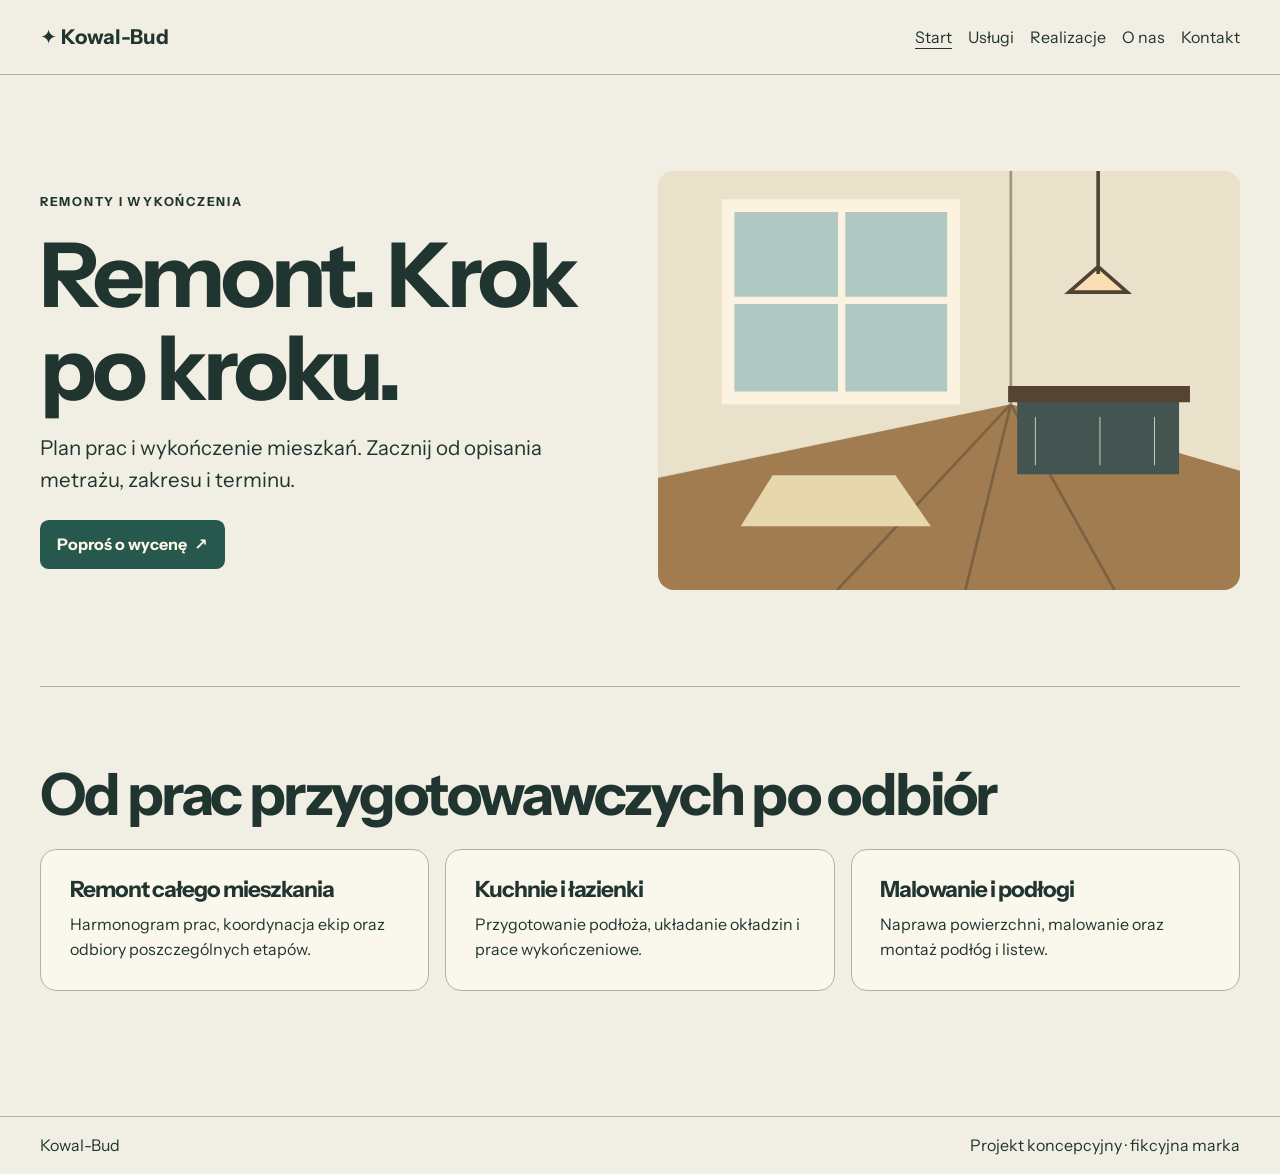
<file: index.html>
<!doctype html><html lang="pl"><head><meta charset="utf-8"><meta name="viewport" content="width=device-width,initial-scale=1">
<title>Remonty i wykończenia | Kowal-Bud</title><meta name="description" content="Pięć podstron koncepcyjnej firmy remontowej, suwak i formularz wyceny."><link rel="canonical" href="https://andriu-tsap.github.io/kowal-bud/">
<meta property="og:type" content="website"><meta property="og:title" content="Remonty i wykończenia | Kowal-Bud"><meta property="og:description" content="Pięć podstron koncepcyjnej firmy remontowej, suwak i formularz wyceny."><meta property="og:url" content="https://andriu-tsap.github.io/kowal-bud/"><meta property="og:image" content="https://andriu-tsap.github.io/kowal-bud/screenshots/desktop.png">
<link rel="icon" href="favicon.svg"><link rel="stylesheet" href="tailwind.css"><link rel="stylesheet" href="style.css"><script defer src="app.js"></script></head><body><a class="skip" href="#main">Przejdź do treści</a><header><div class="shell bar"><a class="brand" href="./"><span aria-hidden="true">✦</span> Kowal-Bud</a><nav aria-label="Menu główne"><a href="index.html" aria-current=page>Start</a><a href="uslugi.html" >Usługi</a><a href="realizacje.html" >Realizacje</a><a href="o-nas.html" >O nas</a><a href="kontakt.html" >Kontakt</a></nav></div></header><main class="shell" id="main"><section class="hero split"><div><p class="kicker">Remonty i wykończenia</p><h1>Remont. Krok po kroku.</h1><p class="lede">Plan prac i wykończenie mieszkań. Zacznij od opisania metrażu, zakresu i terminu.</p><a class="button" href="kontakt.html">Poproś o wycenę <span aria-hidden="true">↗</span></a></div><img class="visual" src="hero.svg" alt="Rysunek przykładowego wnętrza po remoncie" width="640" height="460"></section><section class="section" id="zakres"><h2>Od prac przygotowawczych po odbiór</h2><div class="grid gap-4 sm:grid-cols-2 lg:grid-cols-3"><article class="panel"><h3>Remont całego mieszkania</h3><p>Harmonogram prac, koordynacja ekip oraz odbiory poszczególnych etapów.</p></article><article class="panel"><h3>Kuchnie i łazienki</h3><p>Przygotowanie podłoża, układanie okładzin i prace wykończeniowe.</p></article><article class="panel"><h3>Malowanie i podłogi</h3><p>Naprawa powierzchni, malowanie oraz montaż podłóg i listew.</p></article></div></section></main><footer><div class="shell bar"><span>Kowal-Bud</span><span>Projekt koncepcyjny · fikcyjna marka</span></div></footer></body></html>
</file>
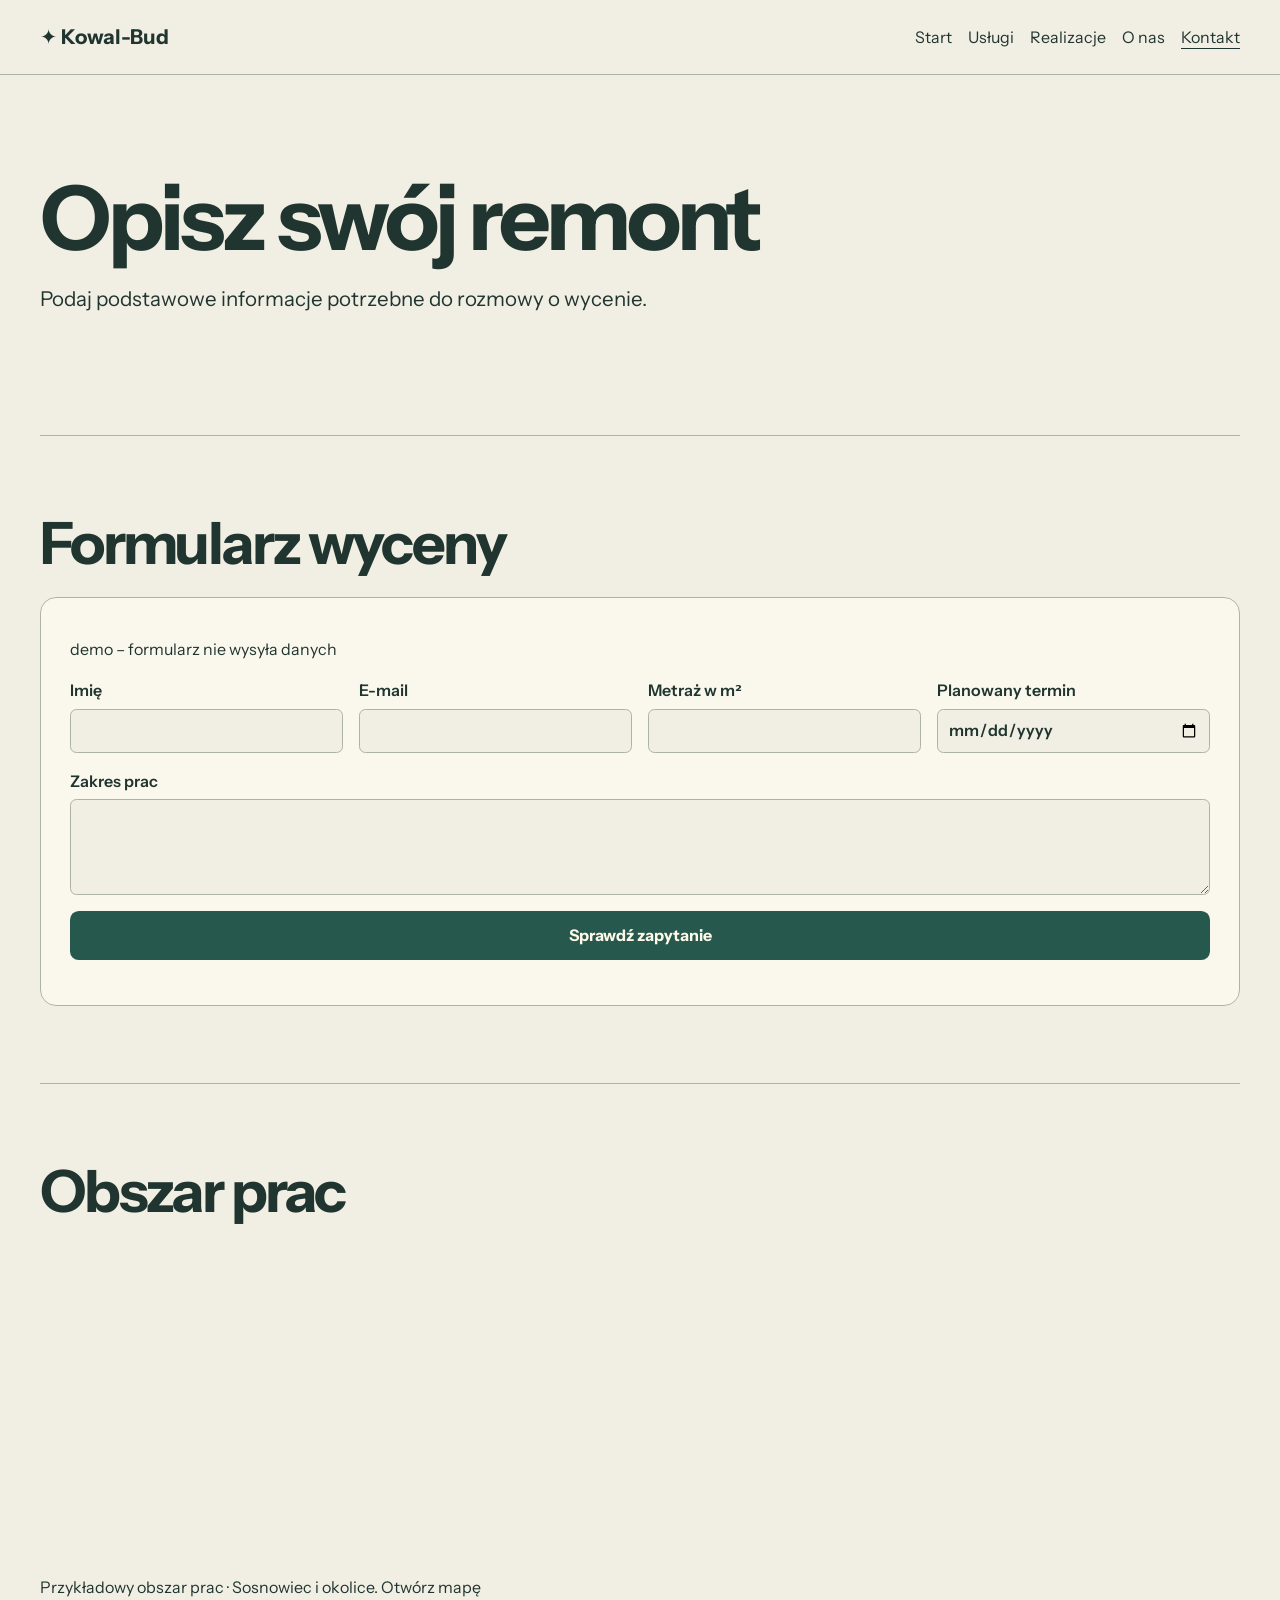
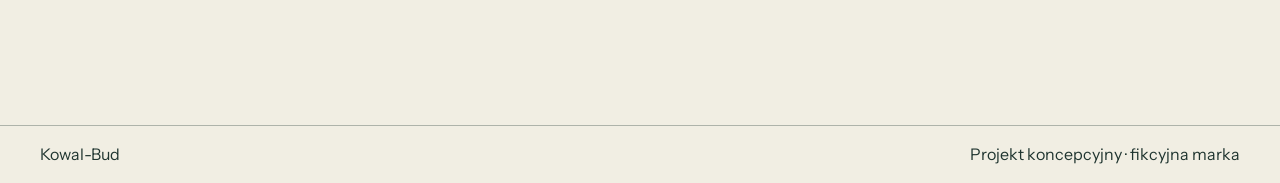
<file: kontakt.html>
<!doctype html><html lang="pl"><head><meta charset="utf-8"><meta name="viewport" content="width=device-width,initial-scale=1">
<title>Kontakt | Kowal-Bud</title><meta name="description" content="Pięć podstron koncepcyjnej firmy remontowej, suwak i formularz wyceny."><link rel="canonical" href="https://andriu-tsap.github.io/kowal-bud/kontakt.html">
<meta property="og:type" content="website"><meta property="og:title" content="Kontakt | Kowal-Bud"><meta property="og:description" content="Pięć podstron koncepcyjnej firmy remontowej, suwak i formularz wyceny."><meta property="og:url" content="https://andriu-tsap.github.io/kowal-bud/kontakt.html"><meta property="og:image" content="https://andriu-tsap.github.io/kowal-bud/screenshots/desktop.png">
<link rel="icon" href="favicon.svg"><link rel="stylesheet" href="tailwind.css"><link rel="stylesheet" href="style.css"><script defer src="app.js"></script></head><body><a class="skip" href="#main">Przejdź do treści</a><header><div class="shell bar"><a class="brand" href="./"><span aria-hidden="true">✦</span> Kowal-Bud</a><nav aria-label="Menu główne"><a href="index.html" >Start</a><a href="uslugi.html" >Usługi</a><a href="realizacje.html" >Realizacje</a><a href="o-nas.html" >O nas</a><a href="kontakt.html" aria-current=page>Kontakt</a></nav></div></header><main class="shell" id="main"><section class="hero "><div><p class="kicker"></p><h1>Opisz swój remont</h1><p class="lede">Podaj podstawowe informacje potrzebne do rozmowy o wycenie.</p></div></section><section class="section" id="wycena"><h2>Formularz wyceny</h2><form class="demo panel stack" id="demo"><p>demo – formularz nie wysyła danych</p><div class="fields"><label>Imię<input name="name" type="text" required></label><label>E-mail<input name="email" type="email" required></label><label>Metraż w m²<input name="area" type="number" required min="1" max="10000"></label><label>Planowany termin<input name="date" type="date" ></label></div><label>Zakres prac<textarea name="message" required></textarea></label><button class="button">Sprawdź zapytanie</button><p role="status"></p></form></section><section class="section" id="mapa"><h2>Obszar prac</h2><iframe class="map" loading="lazy" title="Mapa OpenStreetMap · okolice Sosnowca" src="https://www.openstreetmap.org/export/embed.html?bbox=19.092%2C50.249%2C19.177%2C50.306&amp;layer=mapnik"></iframe><p>Przykładowy obszar prac · Sosnowiec i okolice. <a href="https://www.openstreetmap.org/#map=12/50.278/19.134">Otwórz mapę</a></p></section></main><footer><div class="shell bar"><span>Kowal-Bud</span><span>Projekt koncepcyjny · fikcyjna marka</span></div></footer></body></html>
</file>
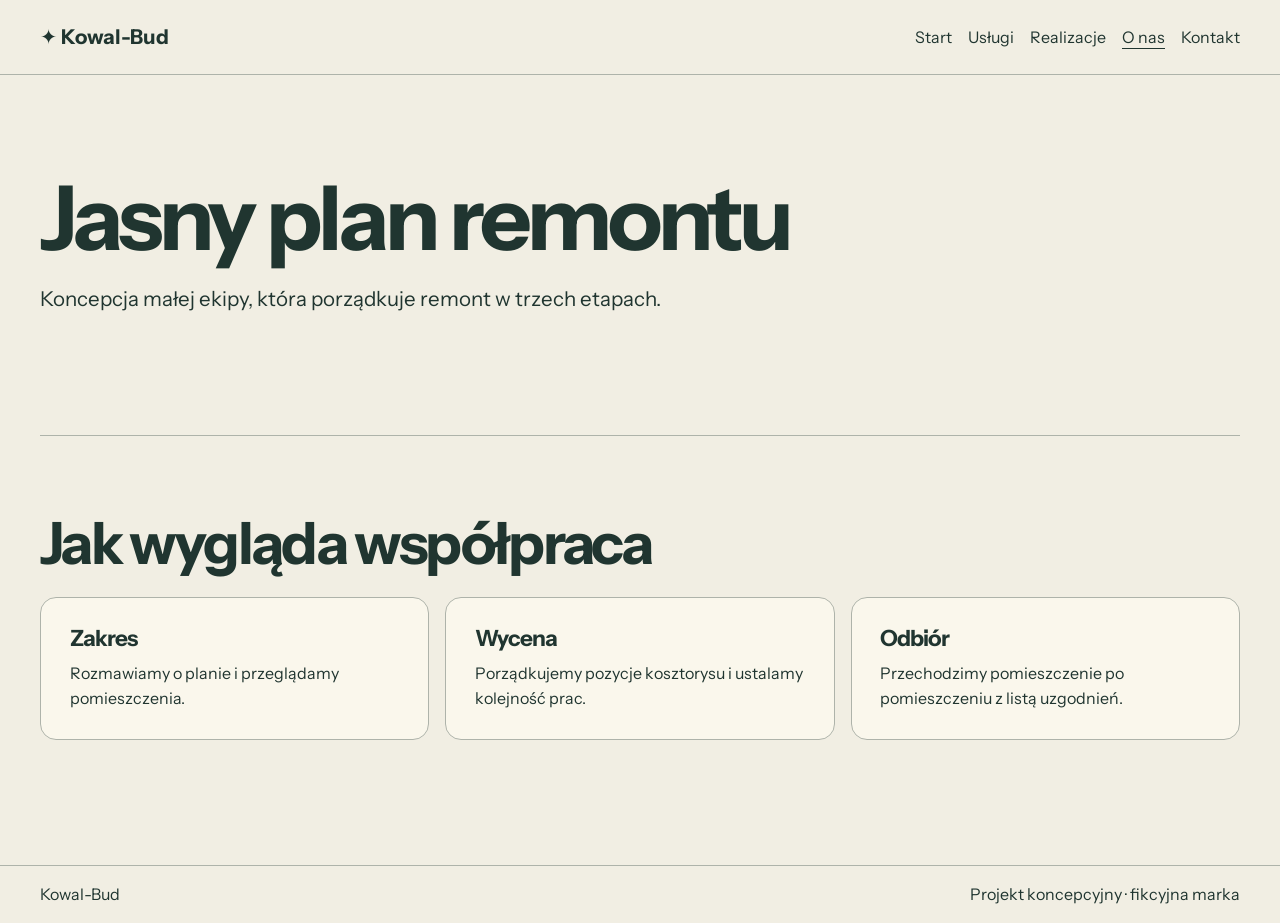
<file: o-nas.html>
<!doctype html><html lang="pl"><head><meta charset="utf-8"><meta name="viewport" content="width=device-width,initial-scale=1">
<title>O nas | Kowal-Bud</title><meta name="description" content="Pięć podstron koncepcyjnej firmy remontowej, suwak i formularz wyceny."><link rel="canonical" href="https://andriu-tsap.github.io/kowal-bud/o-nas.html">
<meta property="og:type" content="website"><meta property="og:title" content="O nas | Kowal-Bud"><meta property="og:description" content="Pięć podstron koncepcyjnej firmy remontowej, suwak i formularz wyceny."><meta property="og:url" content="https://andriu-tsap.github.io/kowal-bud/o-nas.html"><meta property="og:image" content="https://andriu-tsap.github.io/kowal-bud/screenshots/desktop.png">
<link rel="icon" href="favicon.svg"><link rel="stylesheet" href="tailwind.css"><link rel="stylesheet" href="style.css"><script defer src="app.js"></script></head><body><a class="skip" href="#main">Przejdź do treści</a><header><div class="shell bar"><a class="brand" href="./"><span aria-hidden="true">✦</span> Kowal-Bud</a><nav aria-label="Menu główne"><a href="index.html" >Start</a><a href="uslugi.html" >Usługi</a><a href="realizacje.html" >Realizacje</a><a href="o-nas.html" aria-current=page>O nas</a><a href="kontakt.html" >Kontakt</a></nav></div></header><main class="shell" id="main"><section class="hero "><div><p class="kicker"></p><h1>Jasny plan remontu</h1><p class="lede">Koncepcja małej ekipy, która porządkuje remont w trzech etapach.</p></div></section><section class="section" id="proces"><h2>Jak wygląda współpraca</h2><div class="grid gap-4 sm:grid-cols-2 lg:grid-cols-3"><article class="panel"><h3>Zakres</h3><p>Rozmawiamy o planie i przeglądamy pomieszczenia.</p></article><article class="panel"><h3>Wycena</h3><p>Porządkujemy pozycje kosztorysu i ustalamy kolejność prac.</p></article><article class="panel"><h3>Odbiór</h3><p>Przechodzimy pomieszczenie po pomieszczeniu z listą uzgodnień.</p></article></div></section></main><footer><div class="shell bar"><span>Kowal-Bud</span><span>Projekt koncepcyjny · fikcyjna marka</span></div></footer></body></html>
</file>
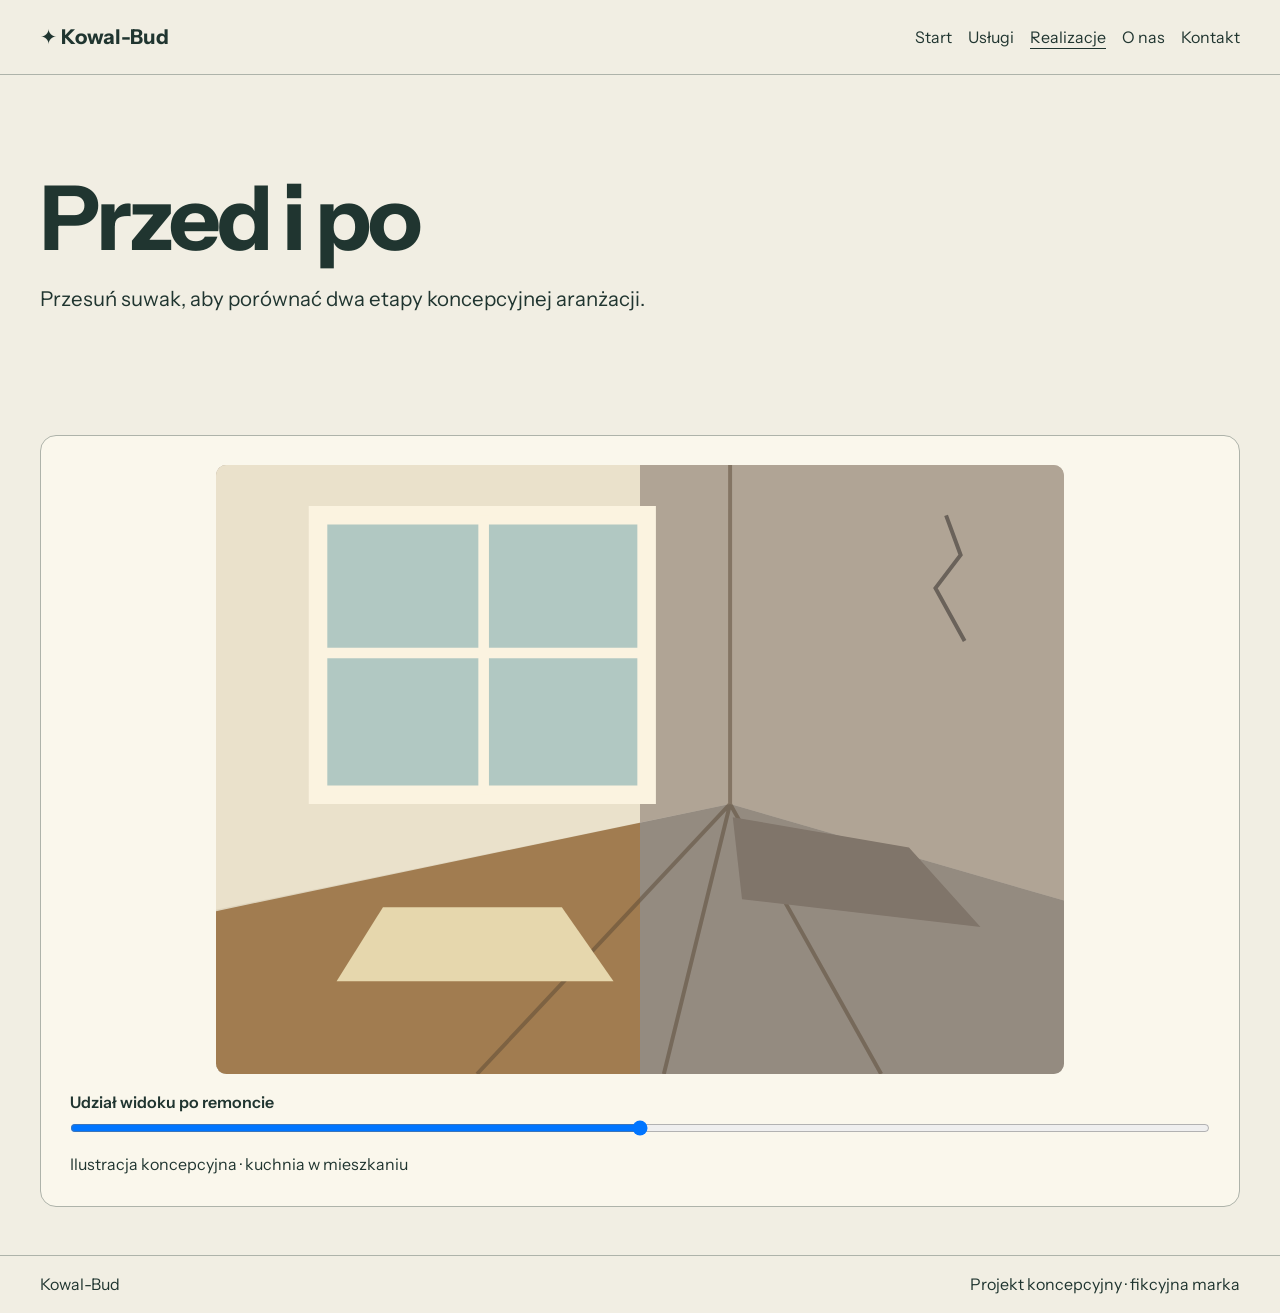
<file: realizacje.html>
<!doctype html><html lang="pl"><head><meta charset="utf-8"><meta name="viewport" content="width=device-width,initial-scale=1">
<title>Realizacje | Kowal-Bud</title><meta name="description" content="Pięć podstron koncepcyjnej firmy remontowej, suwak i formularz wyceny."><link rel="canonical" href="https://andriu-tsap.github.io/kowal-bud/realizacje.html">
<meta property="og:type" content="website"><meta property="og:title" content="Realizacje | Kowal-Bud"><meta property="og:description" content="Pięć podstron koncepcyjnej firmy remontowej, suwak i formularz wyceny."><meta property="og:url" content="https://andriu-tsap.github.io/kowal-bud/realizacje.html"><meta property="og:image" content="https://andriu-tsap.github.io/kowal-bud/screenshots/desktop.png">
<link rel="icon" href="favicon.svg"><link rel="stylesheet" href="tailwind.css"><link rel="stylesheet" href="style.css"><script defer src="app.js"></script></head><body><a class="skip" href="#main">Przejdź do treści</a><header><div class="shell bar"><a class="brand" href="./"><span aria-hidden="true">✦</span> Kowal-Bud</a><nav aria-label="Menu główne"><a href="index.html" >Start</a><a href="uslugi.html" >Usługi</a><a href="realizacje.html" aria-current=page>Realizacje</a><a href="o-nas.html" >O nas</a><a href="kontakt.html" >Kontakt</a></nav></div></header><main class="shell" id="main"><section class="hero "><div><p class="kicker"></p><h1>Przed i po</h1><p class="lede">Przesuń suwak, aby porównać dwa etapy koncepcyjnej aranżacji.</p></div></section><figure class="panel"><div class="compare"><img width="640" height="460" src="przed.svg" alt="Stan przed remontem"><img width="640" height="460" src="hero.svg" alt="Wariant po remoncie"></div><label>Udział widoku po remoncie <input type="range" min="0" max="100" value="50"></label><figcaption>Ilustracja koncepcyjna · kuchnia w mieszkaniu</figcaption></figure></main><footer><div class="shell bar"><span>Kowal-Bud</span><span>Projekt koncepcyjny · fikcyjna marka</span></div></footer></body></html>
</file>
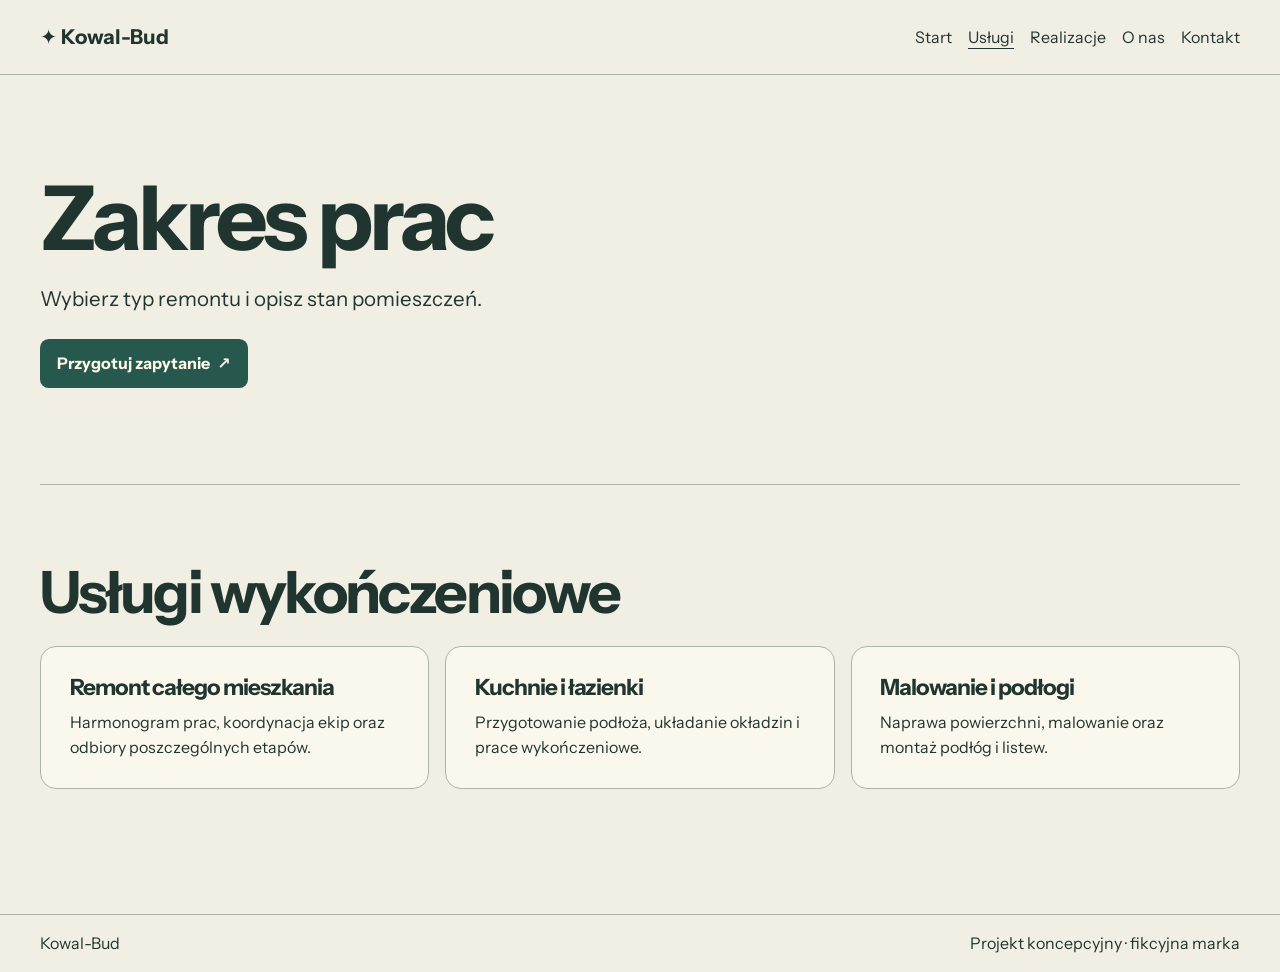
<file: uslugi.html>
<!doctype html><html lang="pl"><head><meta charset="utf-8"><meta name="viewport" content="width=device-width,initial-scale=1">
<title>Usługi | Kowal-Bud</title><meta name="description" content="Pięć podstron koncepcyjnej firmy remontowej, suwak i formularz wyceny."><link rel="canonical" href="https://andriu-tsap.github.io/kowal-bud/uslugi.html">
<meta property="og:type" content="website"><meta property="og:title" content="Usługi | Kowal-Bud"><meta property="og:description" content="Pięć podstron koncepcyjnej firmy remontowej, suwak i formularz wyceny."><meta property="og:url" content="https://andriu-tsap.github.io/kowal-bud/uslugi.html"><meta property="og:image" content="https://andriu-tsap.github.io/kowal-bud/screenshots/desktop.png">
<link rel="icon" href="favicon.svg"><link rel="stylesheet" href="tailwind.css"><link rel="stylesheet" href="style.css"><script defer src="app.js"></script></head><body><a class="skip" href="#main">Przejdź do treści</a><header><div class="shell bar"><a class="brand" href="./"><span aria-hidden="true">✦</span> Kowal-Bud</a><nav aria-label="Menu główne"><a href="index.html" >Start</a><a href="uslugi.html" aria-current=page>Usługi</a><a href="realizacje.html" >Realizacje</a><a href="o-nas.html" >O nas</a><a href="kontakt.html" >Kontakt</a></nav></div></header><main class="shell" id="main"><section class="hero "><div><p class="kicker"></p><h1>Zakres prac</h1><p class="lede">Wybierz typ remontu i opisz stan pomieszczeń.</p><a class="button" href="kontakt.html">Przygotuj zapytanie <span aria-hidden="true">↗</span></a></div></section><section class="section" id="uslugi"><h2>Usługi wykończeniowe</h2><div class="grid gap-4 sm:grid-cols-2 lg:grid-cols-3"><article class="panel"><h3>Remont całego mieszkania</h3><p>Harmonogram prac, koordynacja ekip oraz odbiory poszczególnych etapów.</p></article><article class="panel"><h3>Kuchnie i łazienki</h3><p>Przygotowanie podłoża, układanie okładzin i prace wykończeniowe.</p></article><article class="panel"><h3>Malowanie i podłogi</h3><p>Naprawa powierzchni, malowanie oraz montaż podłóg i listew.</p></article></div></section></main><footer><div class="shell bar"><span>Kowal-Bud</span><span>Projekt koncepcyjny · fikcyjna marka</span></div></footer></body></html>
</file>
<file: style.css>
@font-face {
  font-family: 'Instrument Sans';
  font-style: normal;
  font-display: swap;
  font-weight: 400 700;
  src: url(./fonts/instrument-sans-latin-ext-wght-normal.woff2) format('woff2-variations');
  unicode-range: U+0100-02BA,U+02BD-02C5,U+02C7-02CC,U+02CE-02D7,U+02DD-02FF,U+0304,U+0308,U+0329,U+1D00-1DBF,U+1E00-1E9F,U+1EF2-1EFF,U+2020,U+20A0-20AB,U+20AD-20C0,U+2113,U+2C60-2C7F,U+A720-A7FF;
}
@font-face {
  font-family: 'Instrument Sans';
  font-style: normal;
  font-display: swap;
  font-weight: 400 700;
  src: url(./fonts/instrument-sans-latin-wght-normal.woff2) format('woff2-variations');
  unicode-range: U+0000-00FF,U+0131,U+0152-0153,U+02BB-02BC,U+02C6,U+02DA,U+02DC,U+0304,U+0308,U+0329,U+2000-206F,U+20AC,U+2122,U+2191,U+2193,U+2212,U+2215,U+FEFF,U+FFFD;
}
:root{--ink:#203530;--bg:#f1eee3;--surface:#faf7ec;--accent:#27584d;--on:#fff9e8;--font:'Instrument Sans';}
:root{--line:color-mix(in srgb,var(--ink) 32%,var(--bg))}*,*::before,*::after{box-sizing:border-box}html{scroll-behavior:smooth}body{margin:0;background:var(--bg);color:var(--ink);font:400 1rem/1.55 var(--font),system-ui,sans-serif}button,select,input,textarea{font:inherit}button,summary,select{cursor:pointer}:focus-visible{outline:3px solid var(--ink);outline-offset:4px}img,svg{max-width:100%;display:block}img{height:auto}p{max-width:66ch}h1,h2,h3{margin:0;text-wrap:balance;line-height:1.04;letter-spacing:-.045em;font-weight:700}h1{font-size:clamp(2.65rem,7vw,6.2rem)}h2{font-size:clamp(2.05rem,5vw,3.65rem);margin-bottom:1.5rem}h3{font-size:1.4rem;margin-bottom:.65rem}.shell{width:min(100% - 2.25rem,75rem);margin-inline:auto}.bar{display:flex;flex-wrap:wrap;align-items:center;justify-content:space-between;gap:.6rem 1.5rem;padding-block:1rem}.brand{font-size:1.28rem;font-weight:700;text-decoration:none}header{border-bottom:1px solid var(--line)}footer{border-top:1px solid var(--line);margin-top:3rem}nav,.actions{display:flex;gap:.5rem 1rem;flex-wrap:wrap;align-items:center}nav a{padding-block:.55rem;text-underline-offset:.3rem}nav a[aria-current],nav a:hover{text-decoration:underline}.skip{position:fixed;top:.5rem;left:.5rem;z-index:9;background:var(--surface);padding:.65rem;transform:translateY(-150%)}.skip:focus{transform:none}.hero{padding-block:clamp(2.8rem,7.5vw,7rem);display:grid;gap:2.2rem;align-items:center}.section{padding-block:clamp(2.4rem,6vw,5rem);border-top:1px solid var(--line)}.lede{font-size:clamp(1.07rem,2vw,1.28rem);margin-block:1.15rem 1.5rem}.kicker{text-transform:uppercase;letter-spacing:.14em;font-weight:700;font-size:.78rem;margin-bottom:1rem}.kicker:empty{display:none}.visual{width:100%;border-radius:1rem}.panel{padding:clamp(1.05rem,3vw,1.8rem);background:var(--surface);border:1px solid var(--line);border-radius:1rem;min-width:0}.panel p{margin:.65rem 0 0}.button{display:inline-flex;align-items:center;justify-content:center;gap:.45rem;padding:.7rem 1rem;min-height:44px;background:var(--accent);color:var(--on);border:1px solid transparent;border-radius:.55rem;text-decoration:none;font-weight:700;max-width:100%;text-align:center}.button:hover{box-shadow:inset 0 0 0 2px currentColor}.button[aria-pressed=true]{outline:2px solid var(--ink);outline-offset:2px}.stack{display:grid;gap:1rem}.fields{display:grid;gap:1rem;grid-template-columns:repeat(auto-fit,minmax(min(12rem,100%),1fr));align-items:end}label{display:grid;gap:.35rem;font-weight:600}label:has(input[type=checkbox]),label:has(input[type=radio]){display:flex;align-items:flex-start;gap:.65rem}input:not([type=checkbox],[type=radio],[type=range]),select,textarea{width:100%;min-height:44px;background:var(--bg);color:var(--ink);border:1px solid var(--line);border-radius:.4rem;padding:.45rem .65rem}input[type=checkbox],input[type=radio]{width:1.15rem;height:1.15rem;flex:none;margin-top:.2rem;accent-color:var(--ink)}textarea{min-height:6rem}[role=status]:empty{margin:0}details{padding:1rem 0;border-bottom:1px solid var(--line)}summary{font-weight:700;padding:.5rem 0}fieldset{border:1px solid var(--line);padding:.8rem;border-radius:.6rem;min-width:0}legend{padding-inline:.4rem;font-weight:700}.tag{display:inline-block;padding:.2rem .55rem;border:1px solid var(--line);border-radius:2rem;font-size:.85rem}td,th{text-align:left;padding:.6rem;border-bottom:1px solid var(--line)}.table-wrap{overflow:auto}.map{border:0;width:100%;height:330px;border-radius:1rem}[hidden]{display:none!important}.reveal{animation:arrive .55s ease-out both}@keyframes arrive{from{opacity:.75;transform:translateY(.5rem)}to{opacity:1;transform:none}}@media(min-width:760px){.split{grid-template-columns:1fr 1fr}}@media(prefers-reduced-motion:reduce){*,*::before,*::after{scroll-behavior:auto!important;animation:none!important;transition:none!important}}
.compare{position:relative;width:min(100%,53rem);overflow:hidden;border-radius:.65rem;margin:auto}.compare img{width:100%}.compare img+img{position:absolute;inset:0;clip-path:inset(0 calc(100% - var(--split,50%)) 0 0)}figure label{margin-block:1rem}
</file>
